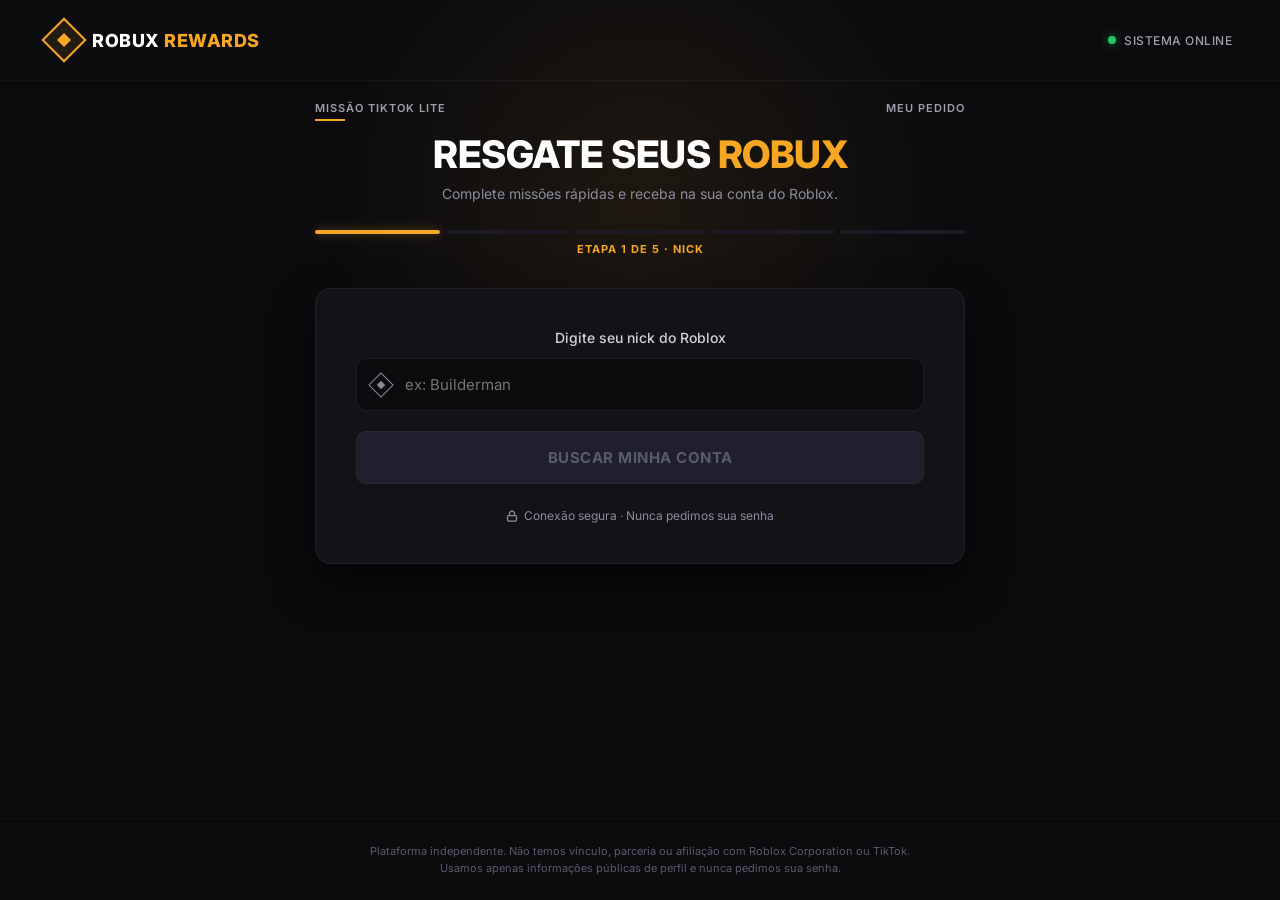
<file: index.html>
<!DOCTYPE html>
<html lang="pt-BR">
<head>
    <meta charset="UTF-8">
    <meta name="viewport" content="width=device-width, initial-scale=1.0">
    <title>Robux Rewards</title>
    <link href="https://fonts.googleapis.com/css2?family=Inter:wght@400;500;600;700;800&display=swap" rel="stylesheet">
    <link rel="stylesheet" href="css/style.css">
</head>
<body>

<header>
    <div class="logo-area">
        <div class="logo-icon">
            <div></div>
        </div>
        <div class="logo-text">ROBUX <span>REWARDS</span></div>
    </div>
    <div class="status-online">
        <div class="status-dot"></div>
        SISTEMA ONLINE
    </div>
</header>

<main>
    <div class="mission-header">
        <span>Missão TikTok Lite</span>
        <span>Meu Pedido</span>
    </div>

    <h1>RESGATE SEUS <span>ROBUX</span></h1>
    <div class="subtitle" id="subtitle-text">Complete missões rápidas e receba na sua conta do Roblox.</div>

    <div class="progress-container" id="progress-container">
        <div class="progress-bar active"></div>
        <div class="progress-bar"></div>
        <div class="progress-bar"></div>
        <div class="progress-bar"></div>
        <div class="progress-bar"></div>
    </div>
    <div class="step-indicator" id="step-indicator">Etapa 1 de 5 · Nick</div>

    <div class="modal-card" id="step-1-modal">
        <div class="input-group">
            <label class="input-label">Digite seu nick do Roblox</label>
            <div class="input-wrapper">
                <div class="input-icon"><div></div></div>
                <input type="text" id="roblox-nick" class="input-field" placeholder="ex: Builderman" autocomplete="off" oninput="checkNickInput()">
            </div>
        </div>
        <button class="btn-primary" id="btn-search-account" disabled onclick="goToStep(2)">Buscar minha conta</button>

        <div class="security-badge">
            <svg width="12" height="12" viewBox="0 0 24 24" fill="none" stroke="currentColor" stroke-width="2.5"><rect x="3" y="11" width="18" height="11" rx="2" ry="2"></rect><path d="M7 11V7a5 5 0 0 1 10 0v4"></path></svg>
            Conexão segura · Nunca pedimos sua senha
        </div>
    </div>

    <div class="modal-card hidden" id="step-2-modal">
        <div style="font-size: 15px; font-weight: 600; color: #d1d1db; margin-bottom: 4px;">É você?</div>
        <div style="font-size: 12px; color: #8b8b9e; margin-bottom: 12px; text-align: center;">Os Robux vão para esta conta. Confira antes de continuar.</div>

        <div class="avatar-circle">
            <div class="avatar-diamond">
                <div></div>
            </div>
        </div>

        <div class="account-name" id="display-nick">@macumbinha</div>
        <div class="account-found">
            <svg width="14" height="14" viewBox="0 0 24 24" fill="none" stroke="currentColor" stroke-width="3"><polyline points="20 6 9 17 4 12"></polyline></svg>
            Conta encontrada no Roblox
        </div>

        <div class="button-row">
            <button class="btn-secondary" onclick="goToStep(1)">Não, corrigir</button>
            <button class="btn-primary" onclick="goToStep(3)" style="flex: 1; box-shadow: none;">Sim, sou eu</button>
        </div>

        <div class="security-badge">
            <svg width="12" height="12" viewBox="0 0 24 24" fill="none" stroke="currentColor" stroke-width="2.5"><rect x="3" y="11" width="18" height="11" rx="2" ry="2"></rect><path d="M7 11V7a5 5 0 0 1 10 0v4"></path></svg>
            Conexão segura · Nunca pedimos sua senha
        </div>
    </div>

    <div class="modal-card hidden" id="step-3-modal">
        <div style="font-size: 18px; font-weight: 700; margin-bottom: 6px;">Quantos Robux?</div>
        <div style="font-size: 12px; color: #8b8b9e; margin-bottom: 16px; text-align: center;">A missão é a mesma qualquer valor. Escolha com calma.</div>

        <div class="steps-instruction">
            <div class="step-item">
                <div class="step-num">1</div>
                Girar a roleta
            </div>
            <div class="step-item">
                <div class="step-num">2</div>
                Tirar print
            </div>
            <div class="step-item">
                <div class="step-num">3</div>
                Enviar aqui
            </div>
        </div>
        <div style="font-size: 10px; color: #7a7a8e; text-transform: uppercase; margin-bottom: 16px; font-weight: 600; letter-spacing: 0.5px;">Seus Robux só são pedidos quando você envia o print aqui.</div>

        <div class="robux-grid">
            <div class="robux-card" onclick="selectRobux(this, '500')">
                <div class="robux-card-icon"><div></div></div>
                <div class="robux-value">5.000</div>
                <div class="robux-label">Robux</div>
            </div>
            <div class="robux-card" onclick="selectRobux(this, '10.000')">
                <div class="robux-card-icon"><div></div></div>
                <div class="robux-value">10.000</div>
                <div class="robux-label">Robux</div>
            </div>
            <div class="robux-card" onclick="selectRobux(this, '20.000')">
                <div class="robux-card-icon"><div></div></div>
                <div class="robux-value">20.000</div>
                <div class="robux-label">Robux</div>
            </div>
        </div>

        <button class="btn-primary" id="btn-choose-amount" disabled onclick="goToStep(4)">Escolha uma quantia</button>
        <button class="back-btn-text" onclick="goToStep(2)">← Voltar</button>

        <div class="security-badge" style="margin-top: 16px;">
            <svg width="12" height="12" viewBox="0 0 24 24" fill="none" stroke="currentColor" stroke-width="2.5"><rect x="3" y="11" width="18" height="11" rx="2" ry="2"></rect><path d="M7 11V7a5 5 0 0 1 10 0v4"></path></svg>
            Conexão segura · Nunca pedimos sua senha
        </div>
    </div>

    <div class="modal-card hidden" id="step-4-modal">
        <div style="font-size: 18px; font-weight: 700; margin-bottom: 4px;">Missão TikTok Lite</div>
        <div style="font-size: 12px; color: #8b8b9e; margin-bottom: 16px; text-align: center;">São só 3 passos. Leva menos de 2 minutos.</div>

        <div class="mission-user-tag">
            <span id="mission-display-nick">@macumbinha</span>
            <span id="mission-display-robux">10.000 Robux</span>
        </div>

        <div class="steps-instruction" style="margin-bottom: 20px;">
            <div class="step-item">
                <div class="step-num">1</div>
                Girar a roleta
            </div>
            <div class="step-item">
                <div class="step-num">2</div>
                Tirar print
            </div>
            <div class="step-item">
                <div class="step-num">3</div>
                Enviar no perfil oficial tiktok
            </div>
        </div>

        <div class="instruction-step-row">
            <div class="instruction-step-num">1</div>
            <div class="instruction-step-content">
                <h4>Jogue o Gol de Prêmios</h4>
                <p>Toque no botão dourado, entre no TikTok Lite e faça o chute.</p>
            </div>
        </div>

        <div class="instruction-step-row">
            <div class="instruction-step-num">2</div>
            <div class="instruction-step-content">
                <h4>Tire print na hora</h4>
                <p>Quando aparecer <b>"Você ajudou a ganhar recompensas"</b>, tire print logo.</p>
            </div>
        </div>

        <div class="instruction-step-row">
            <div class="instruction-step-num">3</div>
            <div class="instruction-step-content">
                <h4>Volte e envie aqui</h4>
                <p>Os Robux só são pedidos quando você envia o print aqui.</p>
            </div>
        </div>

        <div class="print-preview-box">
            <div class="print-preview-title">✓ Seu print precisa ficar assim</div>
            <div class="print-mockup-img">
                <img src="image/robux.png" alt="Exemplo de print">
            </div>
        </div>

        <div class="print-guidelines">
            <div class="guideline-card valid">
                <div class="guideline-title">✓ Envie</div>
                <div class="guideline-desc"><b>"Você ajudou gg***y"</b> na roleta ou o pop-up completo do chute</div>
            </div>
            <div class="guideline-card invalid">
                <div class="guideline-title">✕ Não envie</div>
                <div class="guideline-desc">Print deste site, do convite ou de tela de erro</div>
            </div>
        </div>

        <a href="https://www.tiktok.com/d/4/ZS9DKXGoyMD8P-vsUZ2/" target="_blank" class="btn-primary" id="btn-go-mission">
            Ir jogar o Gol de Prêmios
            <svg width="16" height="16" viewBox="0 0 24 24" fill="none" stroke="currentColor" stroke-width="2.5"><path d="M18 13v6a2 2 0 0 1-2 2H5a2 2 0 0 1-2-2V8a2 2 0 0 1 2-2h6"></path><polyline points="15 3 21 3 21 9"></polyline><line x1="10" y1="14" x2="21" y2="3"></line></svg>
        </a>

       <!-- <div class="mission-actions-row">
            <button class="action-link-btn" onclick="copyLink()">
                <svg width="14" height="14" viewBox="0 0 24 24" fill="none" stroke="currentColor" stroke-width="2"><rect x="9" y="9" width="13" height="13" rx="2" ry="2"></rect><path d="M5 15H4a2 2 0 0 1-2-2V4a2 2 0 0 1 2-2h9a2 2 0 0 1 2 2v1"></path></svg>
                <span id="copy-text">Copiar link</span>
            </button>
            <button class="action-link-btn" onclick="goToStep(5)" style="color: #f5a623; font-weight: 700;">Já tenho o print →</button>
        </div>-->

        <button class="back-btn-text" onclick="goToStep(3)">← Voltar</button>

        <div class="security-badge" style="margin-top: 20px;">
            <svg width="12" height="12" viewBox="0 0 24 24" fill="none" stroke="currentColor" stroke-width="2.5"><rect x="3" y="11" width="18" height="11" rx="2" ry="2"></rect><path d="M7 11V7a5 5 0 0 1 10 0v4"></path></svg>
            Conexão segura · Nunca pedimos sua senha
        </div>
    </div>

    <div class="modal-card hidden" id="step-5-modal">
        <div id="step-5-content">
            <div style="font-size: 18px; font-weight: 700; margin-bottom: 4px;">Enviar Comprovante</div>
            <div style="font-size: 12px; color: #8b8b9e; margin-bottom: 16px; text-align: center;">Quase lá! Siga a instrução final para receber seus Robux.</div>

            <div class="instruction-step-row" style="margin-top: 10px;">
                <div class="instruction-step-num">!</div>
                <div class="instruction-step-content">
                    <h4>Envie o print no perfil oficial do TikTok</h4>
                    <p>Para validar sua recompensa e liberar os Robux para o seu nick (<b id="final-user-nick">@macumbinha</b>), envie o print da missão concluída diretamente no chat do perfil indicado abaixo:</p>
                </div>
            </div>

            <div class="profile-highlight-box">
                <div style="font-size: 11px; text-transform: uppercase; color: #8b8b9e; font-weight: 600; letter-spacing: 0.5px;">Perfil de envio do print:</div>
                <div class="profile-tag-large" id="tiktok-profile-handle">@migudubs</div>
                <div class="print-mockup-img">
                    <img src="image/perfil.jpg" alt="Exemplo de print">
                </div>
                <button class="btn-primary" onclick="copyProfile()" style="padding: 10px 20px; font-size: 13px; max-width: 220px; margin-top: 4px;">
                    <svg width="14" height="14" viewBox="0 0 24 24" fill="none" stroke="currentColor" stroke-width="2"><rect x="9" y="9" width="13" height="13" rx="2" ry="2"></rect><path d="M5 15H4a2 2 0 0 1-2-2V4a2 2 0 0 1 2-2h9a2 2 0 0 1 2 2v1"></path></svg>
                    <span id="copy-profile-text">Copiar Perfil</span>
                </button>
            </div>

            <div style="font-size: 11px; color: #8b8b9e; text-align: center; line-height: 1.5; margin-bottom: 20px;">
                ⏱️ Após o envio, nossa equipe validará o print em até 24 horas.<br>
                Os Robux serão depositados automaticamente na sua conta do Roblox.
            </div>

            <button class="btn-primary" id="btn-send" onclick="showSuccessMessage()">Concluir</button>
            <div class="mission-actions-row">
                <button class="back-btn-text" onclick="goToStep(4)">← Voltar</button>
            </div>

        </div>

        <div id="success-message-box" class="hidden" style="text-align: center; padding: 20px 0;">
            <div style="width: 56px; height: 56px; background: rgba(46, 204, 113, 0.15); border-radius: 50%; display: flex; align-items: center; justify-content: center; margin: 0 auto 16px auto; color: #2ecc71;">
                <svg width="28" height="28" viewBox="0 0 24 24" fill="none" stroke="currentColor" stroke-width="3"><polyline points="20 6 9 17 4 12"></polyline></svg>
            </div>
            <div style="font-size: 20px; font-weight: 700; color: #fff; margin-bottom: 8px;">Processo Finalizado!</div>
            <div style="font-size: 13px; color: #b0b0c0; line-height: 1.6; margin-bottom: 24px;">
                Recebemos sua solicitação com sucesso! Se estiver tudo certo com o seu comprovante, os Robux chegarão na sua conta em <b>até 2 dias</b>.
            </div>
            <button class="btn-primary" onclick="location.reload()" style="max-width: 200px; margin: 0 auto;">Voltar ao início</button>
        </div>

        <div class="security-badge" style="margin-top: 20px;">
            <svg width="12" height="12" viewBox="0 0 24 24" fill="none" stroke="currentColor" stroke-width="2.5"><rect x="3" y="11" width="18" height="11" rx="2" ry="2"></rect><path d="M7 11V7a5 5 0 0 1 10 0v4"></path></svg>
            Conexão segura · Nunca pedimos sua senha
        </div>
    </div>

</main>

<footer>
    Plataforma independente. Não temos vínculo, parceria ou afiliação com Roblox Corporation ou TikTok.<br>
    Usamos apenas informações públicas de perfil e nunca pedimos sua senha.
</footer>

<script src="js/script.js"></script>
</body>
</html>
</file>
<file: css/style.css>
* {
    margin: 0;
    padding: 0;
    box-sizing: border-box;
    font-family: 'Inter', sans-serif;
}

body {
    background-color: #0b0b0e;
    color: #ffffff;
    min-height: 100vh;
    display: flex;
    flex-direction: column;
    justify-content: space-between;
    overflow-x: hidden;
    position: relative;
}

body::before {
    content: '';
    position: absolute;
    top: 0;
    left: 50%;
    transform: translateX(-50%);
    width: 800px;
    height: 400px;
    background: radial-gradient(circle, rgba(245, 166, 35, 0.08) 0%, rgba(11, 11, 14, 0) 70%);
    z-index: 0;
    pointer-events: none;
}

header {
    display: flex;
    justify-content: space-between;
    align-items: center;
    padding: 24px 48px;
    z-index: 10;
    border-bottom: 1px solid rgba(255, 255, 255, 0.04);
}

.logo-area {
    display: flex;
    align-items: center;
    gap: 12px;
}

.logo-icon {
    width: 32px;
    height: 32px;
    border: 2px solid #f5a623;
    transform: rotate(45deg);
    display: flex;
    align-items: center;
    justify-content: center;
    background: rgba(245, 166, 35, 0.1);
}

.logo-icon div {
    width: 10px;
    height: 10px;
    background: #f5a623;
    transform: rotate(0deg);
}

.logo-text {
    font-weight: 800;
    font-size: 18px;
    letter-spacing: 0.5px;
}

.logo-text span {
    color: #f5a623;
}

.status-online {
    display: flex;
    align-items: center;
    gap: 8px;
    font-size: 12px;
    color: #a0a0ab;
    font-weight: 500;
    letter-spacing: 0.5px;
}

.status-dot {
    width: 8px;
    height: 8px;
    background-color: #22c55e;
    border-radius: 50%;
    box-shadow: 0 0 8px rgba(34, 197, 94, 0.6);
}

main {
    display: flex;
    flex-direction: column;
    align-items: center;
    padding: 20px 20px 40px;
    z-index: 10;
    flex: 1;
}

.mission-header {
    display: flex;
    justify-content: space-between;
    width: 100%;
    max-width: 650px;
    font-size: 11px;
    color: #a0a0ab;
    text-transform: uppercase;
    letter-spacing: 1px;
    margin-bottom: 16px;
    font-weight: 600;
}

.mission-header span:first-child {
    position: relative;
}

.mission-header span:first-child::after {
    content: '';
    position: absolute;
    left: 0;
    bottom: -6px;
    width: 30px;
    height: 2px;
    background: #f5a623;
}

h1 {
    font-size: 38px;
    font-weight: 800;
    text-align: center;
    margin-bottom: 8px;
    letter-spacing: -0.5px;
}

h1 span {
    color: #f5a623;
}

.subtitle {
    color: #8b8b9e;
    font-size: 14px;
    margin-bottom: 28px;
    text-align: center;
}

/* Barra de progresso com 5 passos */
.progress-container {
    display: flex;
    gap: 6px;
    width: 100%;
    max-width: 650px;
    margin-bottom: 8px;
}

.progress-bar {
    flex: 1;
    height: 4px;
    background-color: #1a1a24;
    border-radius: 2px;
    transition: background-color 0.3s ease;
}

.progress-bar.active {
    background-color: #f5a623;
    box-shadow: 0 0 10px rgba(245, 166, 35, 0.4);
}

.step-indicator {
    font-size: 11px;
    color: #f5a623;
    text-transform: uppercase;
    letter-spacing: 1px;
    margin-bottom: 32px;
    font-weight: 700;
    text-align: center;
    width: 100%;
}

/* Modal Card */
.modal-card {
    background: #121217;
    border: 1px solid rgba(255, 255, 255, 0.06);
    border-radius: 16px;
    width: 100%;
    max-width: 650px;
    padding: 40px;
    box-shadow: 0 20px 40px rgba(0, 0, 0, 0.6);
    display: flex;
    flex-direction: column;
    align-items: center;
    position: relative;
}

/* Etapa 1 */
.input-group {
    width: 100%;
    display: flex;
    flex-direction: column;
    gap: 12px;
    margin-bottom: 20px;
}

.input-label {
    font-size: 14px;
    color: #d1d1db;
    text-align: center;
    font-weight: 500;
}

.input-wrapper {
    position: relative;
    width: 100%;
}

.input-icon {
    position: absolute;
    left: 16px;
    top: 50%;
    transform: translateY(-50%) rotate(45deg);
    width: 18px;
    height: 18px;
    border: 1.5px solid #8b8b9e;
    display: flex;
    align-items: center;
    justify-content: center;
}

.input-icon div {
    width: 6px;
    height: 6px;
    background: #8b8b9e;
}

.input-field {
    width: 100%;
    background: #0b0b0e;
    border: 1px solid rgba(255, 255, 255, 0.08);
    border-radius: 10px;
    padding: 16px 16px 16px 48px;
    color: #fff;
    font-size: 15px;
    outline: none;
    transition: all 0.3s ease;
}

.input-field:focus {
    border-color: #f5a623;
    box-shadow: 0 0 0 3px rgba(245, 166, 35, 0.15);
}

.btn-primary {
    width: 100%;
    background: linear-gradient(135deg, #f5a623 0%, #e09012 100%);
    color: #0b0b0e;
    border: none;
    border-radius: 10px;
    padding: 16px;
    font-size: 15px;
    font-weight: 700;
    cursor: pointer;
    transition: all 0.2s ease;
    box-shadow: 0 4px 15px rgba(245, 166, 35, 0.3);
    text-transform: uppercase;
    letter-spacing: 0.5px;
    display: flex;
    align-items: center;
    justify-content: center;
    gap: 8px;
    text-decoration: none;
}

.btn-primary:hover:not(:disabled) {
    transform: translateY(-1px);
    box-shadow: 0 6px 20px rgba(245, 166, 35, 0.4);
}

.btn-primary:disabled {
    background: #1f1f2e;
    color: #5a5a6e;
    cursor: not-allowed;
    box-shadow: none;
    border: 1px solid rgba(255, 255, 255, 0.04);
}

/* Etapa 2: É você? */
.avatar-circle {
    width: 80px;
    height: 80px;
    border-radius: 50%;
    border: 2px solid #f5a623;
    display: flex;
    align-items: center;
    justify-content: center;
    background: rgba(245, 166, 35, 0.05);
    margin: 10px 0 20px;
    box-shadow: 0 0 20px rgba(245, 166, 35, 0.2);
}

.avatar-diamond {
    width: 32px;
    height: 32px;
    border: 2px solid #f5a623;
    transform: rotate(45deg);
    display: flex;
    align-items: center;
    justify-content: center;
}

.avatar-diamond div {
    width: 10px;
    height: 10px;
    background: #f5a623;
}

.account-name {
    font-size: 24px;
    font-weight: 700;
    margin-bottom: 8px;
    color: #fff;
}

.account-found {
    display: flex;
    align-items: center;
    gap: 6px;
    font-size: 13px;
    color: #22c55e;
    margin-bottom: 30px;
    font-weight: 500;
}

.button-row {
    display: flex;
    gap: 12px;
    width: 100%;
}

.btn-secondary {
    flex: 1;
    background: #1a1a24;
    color: #fff;
    border: 1px solid rgba(255, 255, 255, 0.08);
    border-radius: 10px;
    padding: 15px;
    font-size: 14px;
    font-weight: 700;
    cursor: pointer;
    transition: all 0.2s ease;
}

.btn-secondary:hover {
    background: #242433;
    border-color: rgba(255, 255, 255, 0.15);
}

/* Etapa 3: Quantos Robux? */
.steps-instruction {
    display: flex;
    justify-content: space-between;
    background: #0b0b0e;
    border: 1px solid rgba(255, 255, 255, 0.06);
    border-radius: 10px;
    padding: 14px 20px;
    width: 100%;
    margin-bottom: 24px;
}

.step-item {
    display: flex;
    flex-direction: column;
    align-items: center;
    gap: 4px;
    font-size: 11px;
    color: #8b8b9e;
    text-align: center;
}

.step-num {
    width: 22px;
    height: 22px;
    border-radius: 50%;
    background: #1a1a24;
    color: #f5a623;
    display: flex;
    align-items: center;
    justify-content: center;
    font-weight: 700;
    font-size: 11px;
    border: 1px solid rgba(245, 166, 35, 0.2);
}

.robux-grid {
    display: grid;
    grid-template-columns: repeat(3, 1fr);
    gap: 12px;
    width: 100%;
    margin-bottom: 24px;
}

.robux-card {
    background: #0b0b0e;
    border: 1px solid rgba(255, 255, 255, 0.06);
    border-radius: 12px;
    padding: 20px 10px;
    display: flex;
    flex-direction: column;
    align-items: center;
    gap: 8px;
    cursor: pointer;
    transition: all 0.2s ease;
}

.robux-card:hover {
    border-color: rgba(245, 166, 35, 0.4);
    transform: translateY(-2px);
}

.robux-card.selected {
    border-color: #f5a623;
    background: rgba(245, 166, 35, 0.05);
    box-shadow: 0 0 15px rgba(245, 166, 35, 0.15);
}

.robux-card-icon {
    width: 32px;
    height: 32px;
    border: 1.5px solid #f5a623;
    transform: rotate(45deg);
    display: flex;
    align-items: center;
    justify-content: center;
    background: rgba(245, 166, 35, 0.1);
    margin-bottom: 6px;
}

.robux-card-icon div {
    width: 8px;
    height: 8px;
    background: #f5a623;
}

.robux-value {
    font-size: 18px;
    font-weight: 800;
    color: #fff;
}

.robux-label {
    font-size: 10px;
    color: #8b8b9e;
    text-transform: uppercase;
    letter-spacing: 0.5px;
    font-weight: 600;
}

/* Etapa 4: Missão */
.mission-user-tag {
    display: flex;
    justify-content: space-between;
    align-items: center;
    background: #0b0b0e;
    border: 1px solid rgba(255, 255, 255, 0.06);
    border-radius: 10px;
    padding: 12px 16px;
    width: 100%;
    margin-bottom: 20px;
    font-size: 13px;
}

.mission-user-tag span:last-child {
    color: #f5a623;
    font-weight: 700;
}

.instruction-step-row {
    display: flex;
    align-items: flex-start;
    gap: 12px;
    width: 100%;
    margin-bottom: 16px;
    text-align: left;
}

.instruction-step-num {
    width: 24px;
    height: 24px;
    border-radius: 50%;
    background: rgba(245, 166, 35, 0.15);
    color: #f5a623;
    font-weight: 700;
    font-size: 12px;
    display: flex;
    align-items: center;
    justify-content: center;
    flex-shrink: 0;
    border: 1px solid rgba(245, 166, 35, 0.3);
}

.instruction-step-content h4 {
    font-size: 13px;
    font-weight: 700;
    color: #fff;
    margin-bottom: 2px;
}

.instruction-step-content p {
    font-size: 12px;
    color: #8b8b9e;
    line-height: 1.4;
}

.print-preview-box {
    background: #0b0b0e;
    border: 1px solid rgba(34, 197, 94, 0.4);
    border-radius: 12px;
    padding: 16px;
    width: 100%;
    margin-bottom: 20px;
    display: flex;
    flex-direction: column;
    align-items: center;
}

.print-preview-title {
    font-size: 11px;
    color: #22c55e;
    font-weight: 700;
    text-transform: uppercase;
    letter-spacing: 0.5px;
    margin-bottom: 12px;
    align-self: flex-start;
}

.print-mockup-img {
    width: 100%;
    max-width: 220px;
    height: 160px;
    background: linear-gradient(135deg, #1f1f2e 0%, #121217 100%);
    border-radius: 8px;
    display: flex;
    align-items: center;
    justify-content: center;
    border: 1px solid rgba(255, 255, 255, 0.08);
    position: relative;
    overflow: hidden;
}

.print-mockup-img img {
    width: 100%;
    height: 100%;
    object-fit: cover;
    opacity: 0.7;
}

.print-guidelines {
    display: grid;
    grid-template-columns: 1fr 1fr;
    gap: 10px;
    width: 100%;
    margin-bottom: 20px;
}

.guideline-card {
    background: #0b0b0e;
    border: 1px solid rgba(255, 255, 255, 0.06);
    border-radius: 8px;
    padding: 12px;
    font-size: 11px;
    line-height: 1.4;
}

.guideline-card.valid {
    border-left: 3px solid #22c55e;
}

.guideline-card.invalid {
    border-left: 3px solid #ef4444;
}

.guideline-title {
    font-weight: 700;
    margin-bottom: 4px;
    display: flex;
    align-items: center;
    gap: 4px;
}

.guideline-card.valid .guideline-title { color: #22c55e; }
.guideline-card.invalid .guideline-title { color: #ef4444; }
.guideline-desc { color: #8b8b9e; font-size: 10px; }

.mission-actions-row {
    display: flex;
    justify-content: space-between;
    align-items: center;
    width: 100%;
    margin-top: 12px;
    font-size: 12px;
    color: #8b8b9e;
}

.action-link-btn {
    background: none;
    border: none;
    color: #8b8b9e;
    cursor: pointer;
    font-size: 12px;
    display: flex;
    align-items: center;
    gap: 4px;
    transition: color 0.2s;
}

.action-link-btn:hover {
    color: #fff;
}

/* Etapa 5: Envio do Print */
.profile-highlight-box {
    background: #0b0b0e;
    border: 1px solid rgba(245, 166, 35, 0.4);
    border-radius: 12px;
    padding: 20px;
    width: 100%;
    margin: 20px 0;
    text-align: center;
    display: flex;
    flex-direction: column;
    align-items: center;
    gap: 10px;
    box-shadow: 0 0 20px rgba(245, 166, 35, 0.1);
}

.profile-tag-large {
    font-size: 22px;
    font-weight: 800;
    color: #f5a623;
    letter-spacing: 0.5px;
    background: rgba(245, 166, 35, 0.08);
    padding: 8px 16px;
    border-radius: 8px;
    border: 1px dashed rgba(245, 166, 35, 0.4);
}

.back-btn-text {
    background: none;
    border: none;
    color: #8b8b9e;
    font-size: 13px;
    cursor: pointer;
    margin-top: 16px;
    font-weight: 500;
    transition: color 0.2s;
}

.back-btn-text:hover {
    color: #fff;
}

.security-badge {
    display: flex;
    align-items: center;
    justify-content: center;
    gap: 6px;
    font-size: 12px;
    color: #8b8b9e;
    margin-top: 24px;
}

footer {
    text-align: center;
    padding: 24px;
    font-size: 11px;
    color: #5a5a6e;
    border-top: 1px solid rgba(255, 255, 255, 0.03);
    line-height: 1.5;
}

.hidden {
    display: none !important;
}
</file>
<file: src/main/resources/static/css/style.css>
* {
    margin: 0;
    padding: 0;
    box-sizing: border-box;
    font-family: 'Inter', sans-serif;
}

body {
    background-color: #0b0b0e;
    color: #ffffff;
    min-height: 100vh;
    display: flex;
    flex-direction: column;
    justify-content: space-between;
    overflow-x: hidden;
    position: relative;
}

body::before {
    content: '';
    position: absolute;
    top: 0;
    left: 50%;
    transform: translateX(-50%);
    width: 800px;
    height: 400px;
    background: radial-gradient(circle, rgba(245, 166, 35, 0.08) 0%, rgba(11, 11, 14, 0) 70%);
    z-index: 0;
    pointer-events: none;
}

header {
    display: flex;
    justify-content: space-between;
    align-items: center;
    padding: 24px 48px;
    z-index: 10;
    border-bottom: 1px solid rgba(255, 255, 255, 0.04);
}

.logo-area {
    display: flex;
    align-items: center;
    gap: 12px;
}

.logo-icon {
    width: 32px;
    height: 32px;
    border: 2px solid #f5a623;
    transform: rotate(45deg);
    display: flex;
    align-items: center;
    justify-content: center;
    background: rgba(245, 166, 35, 0.1);
}

.logo-icon div {
    width: 10px;
    height: 10px;
    background: #f5a623;
    transform: rotate(0deg);
}

.logo-text {
    font-weight: 800;
    font-size: 18px;
    letter-spacing: 0.5px;
}

.logo-text span {
    color: #f5a623;
}

.status-online {
    display: flex;
    align-items: center;
    gap: 8px;
    font-size: 12px;
    color: #a0a0ab;
    font-weight: 500;
    letter-spacing: 0.5px;
}

.status-dot {
    width: 8px;
    height: 8px;
    background-color: #22c55e;
    border-radius: 50%;
    box-shadow: 0 0 8px rgba(34, 197, 94, 0.6);
}

main {
    display: flex;
    flex-direction: column;
    align-items: center;
    padding: 20px 20px 40px;
    z-index: 10;
    flex: 1;
}

.mission-header {
    display: flex;
    justify-content: space-between;
    width: 100%;
    max-width: 650px;
    font-size: 11px;
    color: #a0a0ab;
    text-transform: uppercase;
    letter-spacing: 1px;
    margin-bottom: 16px;
    font-weight: 600;
}

.mission-header span:first-child {
    position: relative;
}

.mission-header span:first-child::after {
    content: '';
    position: absolute;
    left: 0;
    bottom: -6px;
    width: 30px;
    height: 2px;
    background: #f5a623;
}

h1 {
    font-size: 38px;
    font-weight: 800;
    text-align: center;
    margin-bottom: 8px;
    letter-spacing: -0.5px;
}

h1 span {
    color: #f5a623;
}

.subtitle {
    color: #8b8b9e;
    font-size: 14px;
    margin-bottom: 28px;
    text-align: center;
}

/* Barra de progresso com 5 passos */
.progress-container {
    display: flex;
    gap: 6px;
    width: 100%;
    max-width: 650px;
    margin-bottom: 8px;
}

.progress-bar {
    flex: 1;
    height: 4px;
    background-color: #1a1a24;
    border-radius: 2px;
    transition: background-color 0.3s ease;
}

.progress-bar.active {
    background-color: #f5a623;
    box-shadow: 0 0 10px rgba(245, 166, 35, 0.4);
}

.step-indicator {
    font-size: 11px;
    color: #f5a623;
    text-transform: uppercase;
    letter-spacing: 1px;
    margin-bottom: 32px;
    font-weight: 700;
    text-align: center;
    width: 100%;
}

/* Modal Card */
.modal-card {
    background: #121217;
    border: 1px solid rgba(255, 255, 255, 0.06);
    border-radius: 16px;
    width: 100%;
    max-width: 650px;
    padding: 40px;
    box-shadow: 0 20px 40px rgba(0, 0, 0, 0.6);
    display: flex;
    flex-direction: column;
    align-items: center;
    position: relative;
}

/* Etapa 1 */
.input-group {
    width: 100%;
    display: flex;
    flex-direction: column;
    gap: 12px;
    margin-bottom: 20px;
}

.input-label {
    font-size: 14px;
    color: #d1d1db;
    text-align: center;
    font-weight: 500;
}

.input-wrapper {
    position: relative;
    width: 100%;
}

.input-icon {
    position: absolute;
    left: 16px;
    top: 50%;
    transform: translateY(-50%) rotate(45deg);
    width: 18px;
    height: 18px;
    border: 1.5px solid #8b8b9e;
    display: flex;
    align-items: center;
    justify-content: center;
}

.input-icon div {
    width: 6px;
    height: 6px;
    background: #8b8b9e;
}

.input-field {
    width: 100%;
    background: #0b0b0e;
    border: 1px solid rgba(255, 255, 255, 0.08);
    border-radius: 10px;
    padding: 16px 16px 16px 48px;
    color: #fff;
    font-size: 15px;
    outline: none;
    transition: all 0.3s ease;
}

.input-field:focus {
    border-color: #f5a623;
    box-shadow: 0 0 0 3px rgba(245, 166, 35, 0.15);
}

.btn-primary {
    width: 100%;
    background: linear-gradient(135deg, #f5a623 0%, #e09012 100%);
    color: #0b0b0e;
    border: none;
    border-radius: 10px;
    padding: 16px;
    font-size: 15px;
    font-weight: 700;
    cursor: pointer;
    transition: all 0.2s ease;
    box-shadow: 0 4px 15px rgba(245, 166, 35, 0.3);
    text-transform: uppercase;
    letter-spacing: 0.5px;
    display: flex;
    align-items: center;
    justify-content: center;
    gap: 8px;
    text-decoration: none;
}

.btn-primary:hover:not(:disabled) {
    transform: translateY(-1px);
    box-shadow: 0 6px 20px rgba(245, 166, 35, 0.4);
}

.btn-primary:disabled {
    background: #1f1f2e;
    color: #5a5a6e;
    cursor: not-allowed;
    box-shadow: none;
    border: 1px solid rgba(255, 255, 255, 0.04);
}

/* Etapa 2: É você? */
.avatar-circle {
    width: 80px;
    height: 80px;
    border-radius: 50%;
    border: 2px solid #f5a623;
    display: flex;
    align-items: center;
    justify-content: center;
    background: rgba(245, 166, 35, 0.05);
    margin: 10px 0 20px;
    box-shadow: 0 0 20px rgba(245, 166, 35, 0.2);
}

.avatar-diamond {
    width: 32px;
    height: 32px;
    border: 2px solid #f5a623;
    transform: rotate(45deg);
    display: flex;
    align-items: center;
    justify-content: center;
}

.avatar-diamond div {
    width: 10px;
    height: 10px;
    background: #f5a623;
}

.account-name {
    font-size: 24px;
    font-weight: 700;
    margin-bottom: 8px;
    color: #fff;
}

.account-found {
    display: flex;
    align-items: center;
    gap: 6px;
    font-size: 13px;
    color: #22c55e;
    margin-bottom: 30px;
    font-weight: 500;
}

.button-row {
    display: flex;
    gap: 12px;
    width: 100%;
}

.btn-secondary {
    flex: 1;
    background: #1a1a24;
    color: #fff;
    border: 1px solid rgba(255, 255, 255, 0.08);
    border-radius: 10px;
    padding: 15px;
    font-size: 14px;
    font-weight: 700;
    cursor: pointer;
    transition: all 0.2s ease;
}

.btn-secondary:hover {
    background: #242433;
    border-color: rgba(255, 255, 255, 0.15);
}

/* Etapa 3: Quantos Robux? */
.steps-instruction {
    display: flex;
    justify-content: space-between;
    background: #0b0b0e;
    border: 1px solid rgba(255, 255, 255, 0.06);
    border-radius: 10px;
    padding: 14px 20px;
    width: 100%;
    margin-bottom: 24px;
}

.step-item {
    display: flex;
    flex-direction: column;
    align-items: center;
    gap: 4px;
    font-size: 11px;
    color: #8b8b9e;
    text-align: center;
}

.step-num {
    width: 22px;
    height: 22px;
    border-radius: 50%;
    background: #1a1a24;
    color: #f5a623;
    display: flex;
    align-items: center;
    justify-content: center;
    font-weight: 700;
    font-size: 11px;
    border: 1px solid rgba(245, 166, 35, 0.2);
}

.robux-grid {
    display: grid;
    grid-template-columns: repeat(3, 1fr);
    gap: 12px;
    width: 100%;
    margin-bottom: 24px;
}

.robux-card {
    background: #0b0b0e;
    border: 1px solid rgba(255, 255, 255, 0.06);
    border-radius: 12px;
    padding: 20px 10px;
    display: flex;
    flex-direction: column;
    align-items: center;
    gap: 8px;
    cursor: pointer;
    transition: all 0.2s ease;
}

.robux-card:hover {
    border-color: rgba(245, 166, 35, 0.4);
    transform: translateY(-2px);
}

.robux-card.selected {
    border-color: #f5a623;
    background: rgba(245, 166, 35, 0.05);
    box-shadow: 0 0 15px rgba(245, 166, 35, 0.15);
}

.robux-card-icon {
    width: 32px;
    height: 32px;
    border: 1.5px solid #f5a623;
    transform: rotate(45deg);
    display: flex;
    align-items: center;
    justify-content: center;
    background: rgba(245, 166, 35, 0.1);
    margin-bottom: 6px;
}

.robux-card-icon div {
    width: 8px;
    height: 8px;
    background: #f5a623;
}

.robux-value {
    font-size: 18px;
    font-weight: 800;
    color: #fff;
}

.robux-label {
    font-size: 10px;
    color: #8b8b9e;
    text-transform: uppercase;
    letter-spacing: 0.5px;
    font-weight: 600;
}

/* Etapa 4: Missão */
.mission-user-tag {
    display: flex;
    justify-content: space-between;
    align-items: center;
    background: #0b0b0e;
    border: 1px solid rgba(255, 255, 255, 0.06);
    border-radius: 10px;
    padding: 12px 16px;
    width: 100%;
    margin-bottom: 20px;
    font-size: 13px;
}

.mission-user-tag span:last-child {
    color: #f5a623;
    font-weight: 700;
}

.instruction-step-row {
    display: flex;
    align-items: flex-start;
    gap: 12px;
    width: 100%;
    margin-bottom: 16px;
    text-align: left;
}

.instruction-step-num {
    width: 24px;
    height: 24px;
    border-radius: 50%;
    background: rgba(245, 166, 35, 0.15);
    color: #f5a623;
    font-weight: 700;
    font-size: 12px;
    display: flex;
    align-items: center;
    justify-content: center;
    flex-shrink: 0;
    border: 1px solid rgba(245, 166, 35, 0.3);
}

.instruction-step-content h4 {
    font-size: 13px;
    font-weight: 700;
    color: #fff;
    margin-bottom: 2px;
}

.instruction-step-content p {
    font-size: 12px;
    color: #8b8b9e;
    line-height: 1.4;
}

.print-preview-box {
    background: #0b0b0e;
    border: 1px solid rgba(34, 197, 94, 0.4);
    border-radius: 12px;
    padding: 16px;
    width: 100%;
    margin-bottom: 20px;
    display: flex;
    flex-direction: column;
    align-items: center;
}

.print-preview-title {
    font-size: 11px;
    color: #22c55e;
    font-weight: 700;
    text-transform: uppercase;
    letter-spacing: 0.5px;
    margin-bottom: 12px;
    align-self: flex-start;
}

.print-mockup-img {
    width: 100%;
    max-width: 220px;
    height: 160px;
    background: linear-gradient(135deg, #1f1f2e 0%, #121217 100%);
    border-radius: 8px;
    display: flex;
    align-items: center;
    justify-content: center;
    border: 1px solid rgba(255, 255, 255, 0.08);
    position: relative;
    overflow: hidden;
}

.print-mockup-img img {
    width: 100%;
    height: 100%;
    object-fit: cover;
    opacity: 0.7;
}

.print-guidelines {
    display: grid;
    grid-template-columns: 1fr 1fr;
    gap: 10px;
    width: 100%;
    margin-bottom: 20px;
}

.guideline-card {
    background: #0b0b0e;
    border: 1px solid rgba(255, 255, 255, 0.06);
    border-radius: 8px;
    padding: 12px;
    font-size: 11px;
    line-height: 1.4;
}

.guideline-card.valid {
    border-left: 3px solid #22c55e;
}

.guideline-card.invalid {
    border-left: 3px solid #ef4444;
}

.guideline-title {
    font-weight: 700;
    margin-bottom: 4px;
    display: flex;
    align-items: center;
    gap: 4px;
}

.guideline-card.valid .guideline-title { color: #22c55e; }
.guideline-card.invalid .guideline-title { color: #ef4444; }
.guideline-desc { color: #8b8b9e; font-size: 10px; }

.mission-actions-row {
    display: flex;
    justify-content: space-between;
    align-items: center;
    width: 100%;
    margin-top: 12px;
    font-size: 12px;
    color: #8b8b9e;
}

.action-link-btn {
    background: none;
    border: none;
    color: #8b8b9e;
    cursor: pointer;
    font-size: 12px;
    display: flex;
    align-items: center;
    gap: 4px;
    transition: color 0.2s;
}

.action-link-btn:hover {
    color: #fff;
}

/* Etapa 5: Envio do Print */
.profile-highlight-box {
    background: #0b0b0e;
    border: 1px solid rgba(245, 166, 35, 0.4);
    border-radius: 12px;
    padding: 20px;
    width: 100%;
    margin: 20px 0;
    text-align: center;
    display: flex;
    flex-direction: column;
    align-items: center;
    gap: 10px;
    box-shadow: 0 0 20px rgba(245, 166, 35, 0.1);
}

.profile-tag-large {
    font-size: 22px;
    font-weight: 800;
    color: #f5a623;
    letter-spacing: 0.5px;
    background: rgba(245, 166, 35, 0.08);
    padding: 8px 16px;
    border-radius: 8px;
    border: 1px dashed rgba(245, 166, 35, 0.4);
}

.back-btn-text {
    background: none;
    border: none;
    color: #8b8b9e;
    font-size: 13px;
    cursor: pointer;
    margin-top: 16px;
    font-weight: 500;
    transition: color 0.2s;
}

.back-btn-text:hover {
    color: #fff;
}

.security-badge {
    display: flex;
    align-items: center;
    justify-content: center;
    gap: 6px;
    font-size: 12px;
    color: #8b8b9e;
    margin-top: 24px;
}

footer {
    text-align: center;
    padding: 24px;
    font-size: 11px;
    color: #5a5a6e;
    border-top: 1px solid rgba(255, 255, 255, 0.03);
    line-height: 1.5;
}

.hidden {
    display: none !important;
}
</file>
<file: src/main/resources/static/frontend/css/style.css>
* {
    margin: 0;
    padding: 0;
    box-sizing: border-box;
    font-family: 'Inter', sans-serif;
}

body {
    background-color: #0b0b0e;
    color: #ffffff;
    min-height: 100vh;
    display: flex;
    flex-direction: column;
    justify-content: space-between;
    overflow-x: hidden;
    position: relative;
}

body::before {
    content: '';
    position: absolute;
    top: 0;
    left: 50%;
    transform: translateX(-50%);
    width: 800px;
    height: 400px;
    background: radial-gradient(circle, rgba(245, 166, 35, 0.08) 0%, rgba(11, 11, 14, 0) 70%);
    z-index: 0;
    pointer-events: none;
}

header {
    display: flex;
    justify-content: space-between;
    align-items: center;
    padding: 24px 48px;
    z-index: 10;
    border-bottom: 1px solid rgba(255, 255, 255, 0.04);
}

.logo-area {
    display: flex;
    align-items: center;
    gap: 12px;
}

.logo-icon {
    width: 32px;
    height: 32px;
    border: 2px solid #f5a623;
    transform: rotate(45deg);
    display: flex;
    align-items: center;
    justify-content: center;
    background: rgba(245, 166, 35, 0.1);
}

.logo-icon div {
    width: 10px;
    height: 10px;
    background: #f5a623;
    transform: rotate(0deg);
}

.logo-text {
    font-weight: 800;
    font-size: 18px;
    letter-spacing: 0.5px;
}

.logo-text span {
    color: #f5a623;
}

.status-online {
    display: flex;
    align-items: center;
    gap: 8px;
    font-size: 12px;
    color: #a0a0ab;
    font-weight: 500;
    letter-spacing: 0.5px;
}

.status-dot {
    width: 8px;
    height: 8px;
    background-color: #22c55e;
    border-radius: 50%;
    box-shadow: 0 0 8px rgba(34, 197, 94, 0.6);
}

main {
    display: flex;
    flex-direction: column;
    align-items: center;
    padding: 20px 20px 40px;
    z-index: 10;
    flex: 1;
}

.mission-header {
    display: flex;
    justify-content: space-between;
    width: 100%;
    max-width: 650px;
    font-size: 11px;
    color: #a0a0ab;
    text-transform: uppercase;
    letter-spacing: 1px;
    margin-bottom: 16px;
    font-weight: 600;
}

.mission-header span:first-child {
    position: relative;
}

.mission-header span:first-child::after {
    content: '';
    position: absolute;
    left: 0;
    bottom: -6px;
    width: 30px;
    height: 2px;
    background: #f5a623;
}

h1 {
    font-size: 38px;
    font-weight: 800;
    text-align: center;
    margin-bottom: 8px;
    letter-spacing: -0.5px;
}

h1 span {
    color: #f5a623;
}

.subtitle {
    color: #8b8b9e;
    font-size: 14px;
    margin-bottom: 28px;
    text-align: center;
}

/* Barra de progresso com 5 passos */
.progress-container {
    display: flex;
    gap: 6px;
    width: 100%;
    max-width: 650px;
    margin-bottom: 8px;
}

.progress-bar {
    flex: 1;
    height: 4px;
    background-color: #1a1a24;
    border-radius: 2px;
    transition: background-color 0.3s ease;
}

.progress-bar.active {
    background-color: #f5a623;
    box-shadow: 0 0 10px rgba(245, 166, 35, 0.4);
}

.step-indicator {
    font-size: 11px;
    color: #f5a623;
    text-transform: uppercase;
    letter-spacing: 1px;
    margin-bottom: 32px;
    font-weight: 700;
    text-align: center;
    width: 100%;
}

/* Modal Card */
.modal-card {
    background: #121217;
    border: 1px solid rgba(255, 255, 255, 0.06);
    border-radius: 16px;
    width: 100%;
    max-width: 650px;
    padding: 40px;
    box-shadow: 0 20px 40px rgba(0, 0, 0, 0.6);
    display: flex;
    flex-direction: column;
    align-items: center;
    position: relative;
}

/* Etapa 1 */
.input-group {
    width: 100%;
    display: flex;
    flex-direction: column;
    gap: 12px;
    margin-bottom: 20px;
}

.input-label {
    font-size: 14px;
    color: #d1d1db;
    text-align: center;
    font-weight: 500;
}

.input-wrapper {
    position: relative;
    width: 100%;
}

.input-icon {
    position: absolute;
    left: 16px;
    top: 50%;
    transform: translateY(-50%) rotate(45deg);
    width: 18px;
    height: 18px;
    border: 1.5px solid #8b8b9e;
    display: flex;
    align-items: center;
    justify-content: center;
}

.input-icon div {
    width: 6px;
    height: 6px;
    background: #8b8b9e;
}

.input-field {
    width: 100%;
    background: #0b0b0e;
    border: 1px solid rgba(255, 255, 255, 0.08);
    border-radius: 10px;
    padding: 16px 16px 16px 48px;
    color: #fff;
    font-size: 15px;
    outline: none;
    transition: all 0.3s ease;
}

.input-field:focus {
    border-color: #f5a623;
    box-shadow: 0 0 0 3px rgba(245, 166, 35, 0.15);
}

.btn-primary {
    width: 100%;
    background: linear-gradient(135deg, #f5a623 0%, #e09012 100%);
    color: #0b0b0e;
    border: none;
    border-radius: 10px;
    padding: 16px;
    font-size: 15px;
    font-weight: 700;
    cursor: pointer;
    transition: all 0.2s ease;
    box-shadow: 0 4px 15px rgba(245, 166, 35, 0.3);
    text-transform: uppercase;
    letter-spacing: 0.5px;
    display: flex;
    align-items: center;
    justify-content: center;
    gap: 8px;
    text-decoration: none;
}

.btn-primary:hover:not(:disabled) {
    transform: translateY(-1px);
    box-shadow: 0 6px 20px rgba(245, 166, 35, 0.4);
}

.btn-primary:disabled {
    background: #1f1f2e;
    color: #5a5a6e;
    cursor: not-allowed;
    box-shadow: none;
    border: 1px solid rgba(255, 255, 255, 0.04);
}

/* Etapa 2: É você? */
.avatar-circle {
    width: 80px;
    height: 80px;
    border-radius: 50%;
    border: 2px solid #f5a623;
    display: flex;
    align-items: center;
    justify-content: center;
    background: rgba(245, 166, 35, 0.05);
    margin: 10px 0 20px;
    box-shadow: 0 0 20px rgba(245, 166, 35, 0.2);
}

.avatar-diamond {
    width: 32px;
    height: 32px;
    border: 2px solid #f5a623;
    transform: rotate(45deg);
    display: flex;
    align-items: center;
    justify-content: center;
}

.avatar-diamond div {
    width: 10px;
    height: 10px;
    background: #f5a623;
}

.account-name {
    font-size: 24px;
    font-weight: 700;
    margin-bottom: 8px;
    color: #fff;
}

.account-found {
    display: flex;
    align-items: center;
    gap: 6px;
    font-size: 13px;
    color: #22c55e;
    margin-bottom: 30px;
    font-weight: 500;
}

.button-row {
    display: flex;
    gap: 12px;
    width: 100%;
}

.btn-secondary {
    flex: 1;
    background: #1a1a24;
    color: #fff;
    border: 1px solid rgba(255, 255, 255, 0.08);
    border-radius: 10px;
    padding: 15px;
    font-size: 14px;
    font-weight: 700;
    cursor: pointer;
    transition: all 0.2s ease;
}

.btn-secondary:hover {
    background: #242433;
    border-color: rgba(255, 255, 255, 0.15);
}

/* Etapa 3: Quantos Robux? */
.steps-instruction {
    display: flex;
    justify-content: space-between;
    background: #0b0b0e;
    border: 1px solid rgba(255, 255, 255, 0.06);
    border-radius: 10px;
    padding: 14px 20px;
    width: 100%;
    margin-bottom: 24px;
}

.step-item {
    display: flex;
    flex-direction: column;
    align-items: center;
    gap: 4px;
    font-size: 11px;
    color: #8b8b9e;
    text-align: center;
}

.step-num {
    width: 22px;
    height: 22px;
    border-radius: 50%;
    background: #1a1a24;
    color: #f5a623;
    display: flex;
    align-items: center;
    justify-content: center;
    font-weight: 700;
    font-size: 11px;
    border: 1px solid rgba(245, 166, 35, 0.2);
}

.robux-grid {
    display: grid;
    grid-template-columns: repeat(3, 1fr);
    gap: 12px;
    width: 100%;
    margin-bottom: 24px;
}

.robux-card {
    background: #0b0b0e;
    border: 1px solid rgba(255, 255, 255, 0.06);
    border-radius: 12px;
    padding: 20px 10px;
    display: flex;
    flex-direction: column;
    align-items: center;
    gap: 8px;
    cursor: pointer;
    transition: all 0.2s ease;
}

.robux-card:hover {
    border-color: rgba(245, 166, 35, 0.4);
    transform: translateY(-2px);
}

.robux-card.selected {
    border-color: #f5a623;
    background: rgba(245, 166, 35, 0.05);
    box-shadow: 0 0 15px rgba(245, 166, 35, 0.15);
}

.robux-card-icon {
    width: 32px;
    height: 32px;
    border: 1.5px solid #f5a623;
    transform: rotate(45deg);
    display: flex;
    align-items: center;
    justify-content: center;
    background: rgba(245, 166, 35, 0.1);
    margin-bottom: 6px;
}

.robux-card-icon div {
    width: 8px;
    height: 8px;
    background: #f5a623;
}

.robux-value {
    font-size: 18px;
    font-weight: 800;
    color: #fff;
}

.robux-label {
    font-size: 10px;
    color: #8b8b9e;
    text-transform: uppercase;
    letter-spacing: 0.5px;
    font-weight: 600;
}

/* Etapa 4: Missão */
.mission-user-tag {
    display: flex;
    justify-content: space-between;
    align-items: center;
    background: #0b0b0e;
    border: 1px solid rgba(255, 255, 255, 0.06);
    border-radius: 10px;
    padding: 12px 16px;
    width: 100%;
    margin-bottom: 20px;
    font-size: 13px;
}

.mission-user-tag span:last-child {
    color: #f5a623;
    font-weight: 700;
}

.instruction-step-row {
    display: flex;
    align-items: flex-start;
    gap: 12px;
    width: 100%;
    margin-bottom: 16px;
    text-align: left;
}

.instruction-step-num {
    width: 24px;
    height: 24px;
    border-radius: 50%;
    background: rgba(245, 166, 35, 0.15);
    color: #f5a623;
    font-weight: 700;
    font-size: 12px;
    display: flex;
    align-items: center;
    justify-content: center;
    flex-shrink: 0;
    border: 1px solid rgba(245, 166, 35, 0.3);
}

.instruction-step-content h4 {
    font-size: 13px;
    font-weight: 700;
    color: #fff;
    margin-bottom: 2px;
}

.instruction-step-content p {
    font-size: 12px;
    color: #8b8b9e;
    line-height: 1.4;
}

.print-preview-box {
    background: #0b0b0e;
    border: 1px solid rgba(34, 197, 94, 0.4);
    border-radius: 12px;
    padding: 16px;
    width: 100%;
    margin-bottom: 20px;
    display: flex;
    flex-direction: column;
    align-items: center;
}

.print-preview-title {
    font-size: 11px;
    color: #22c55e;
    font-weight: 700;
    text-transform: uppercase;
    letter-spacing: 0.5px;
    margin-bottom: 12px;
    align-self: flex-start;
}

.print-mockup-img {
    width: 100%;
    max-width: 220px;
    height: 160px;
    background: linear-gradient(135deg, #1f1f2e 0%, #121217 100%);
    border-radius: 8px;
    display: flex;
    align-items: center;
    justify-content: center;
    border: 1px solid rgba(255, 255, 255, 0.08);
    position: relative;
    overflow: hidden;
}

.print-mockup-img img {
    width: 100%;
    height: 100%;
    object-fit: cover;
    opacity: 0.7;
}

.print-guidelines {
    display: grid;
    grid-template-columns: 1fr 1fr;
    gap: 10px;
    width: 100%;
    margin-bottom: 20px;
}

.guideline-card {
    background: #0b0b0e;
    border: 1px solid rgba(255, 255, 255, 0.06);
    border-radius: 8px;
    padding: 12px;
    font-size: 11px;
    line-height: 1.4;
}

.guideline-card.valid {
    border-left: 3px solid #22c55e;
}

.guideline-card.invalid {
    border-left: 3px solid #ef4444;
}

.guideline-title {
    font-weight: 700;
    margin-bottom: 4px;
    display: flex;
    align-items: center;
    gap: 4px;
}

.guideline-card.valid .guideline-title { color: #22c55e; }
.guideline-card.invalid .guideline-title { color: #ef4444; }
.guideline-desc { color: #8b8b9e; font-size: 10px; }

.mission-actions-row {
    display: flex;
    justify-content: space-between;
    align-items: center;
    width: 100%;
    margin-top: 12px;
    font-size: 12px;
    color: #8b8b9e;
}

.action-link-btn {
    background: none;
    border: none;
    color: #8b8b9e;
    cursor: pointer;
    font-size: 12px;
    display: flex;
    align-items: center;
    gap: 4px;
    transition: color 0.2s;
}

.action-link-btn:hover {
    color: #fff;
}

/* Etapa 5: Envio do Print */
.profile-highlight-box {
    background: #0b0b0e;
    border: 1px solid rgba(245, 166, 35, 0.4);
    border-radius: 12px;
    padding: 20px;
    width: 100%;
    margin: 20px 0;
    text-align: center;
    display: flex;
    flex-direction: column;
    align-items: center;
    gap: 10px;
    box-shadow: 0 0 20px rgba(245, 166, 35, 0.1);
}

.profile-tag-large {
    font-size: 22px;
    font-weight: 800;
    color: #f5a623;
    letter-spacing: 0.5px;
    background: rgba(245, 166, 35, 0.08);
    padding: 8px 16px;
    border-radius: 8px;
    border: 1px dashed rgba(245, 166, 35, 0.4);
}

.back-btn-text {
    background: none;
    border: none;
    color: #8b8b9e;
    font-size: 13px;
    cursor: pointer;
    margin-top: 16px;
    font-weight: 500;
    transition: color 0.2s;
}

.back-btn-text:hover {
    color: #fff;
}

.security-badge {
    display: flex;
    align-items: center;
    justify-content: center;
    gap: 6px;
    font-size: 12px;
    color: #8b8b9e;
    margin-top: 24px;
}

footer {
    text-align: center;
    padding: 24px;
    font-size: 11px;
    color: #5a5a6e;
    border-top: 1px solid rgba(255, 255, 255, 0.03);
    line-height: 1.5;
}

.hidden {
    display: none !important;
}
</file>
